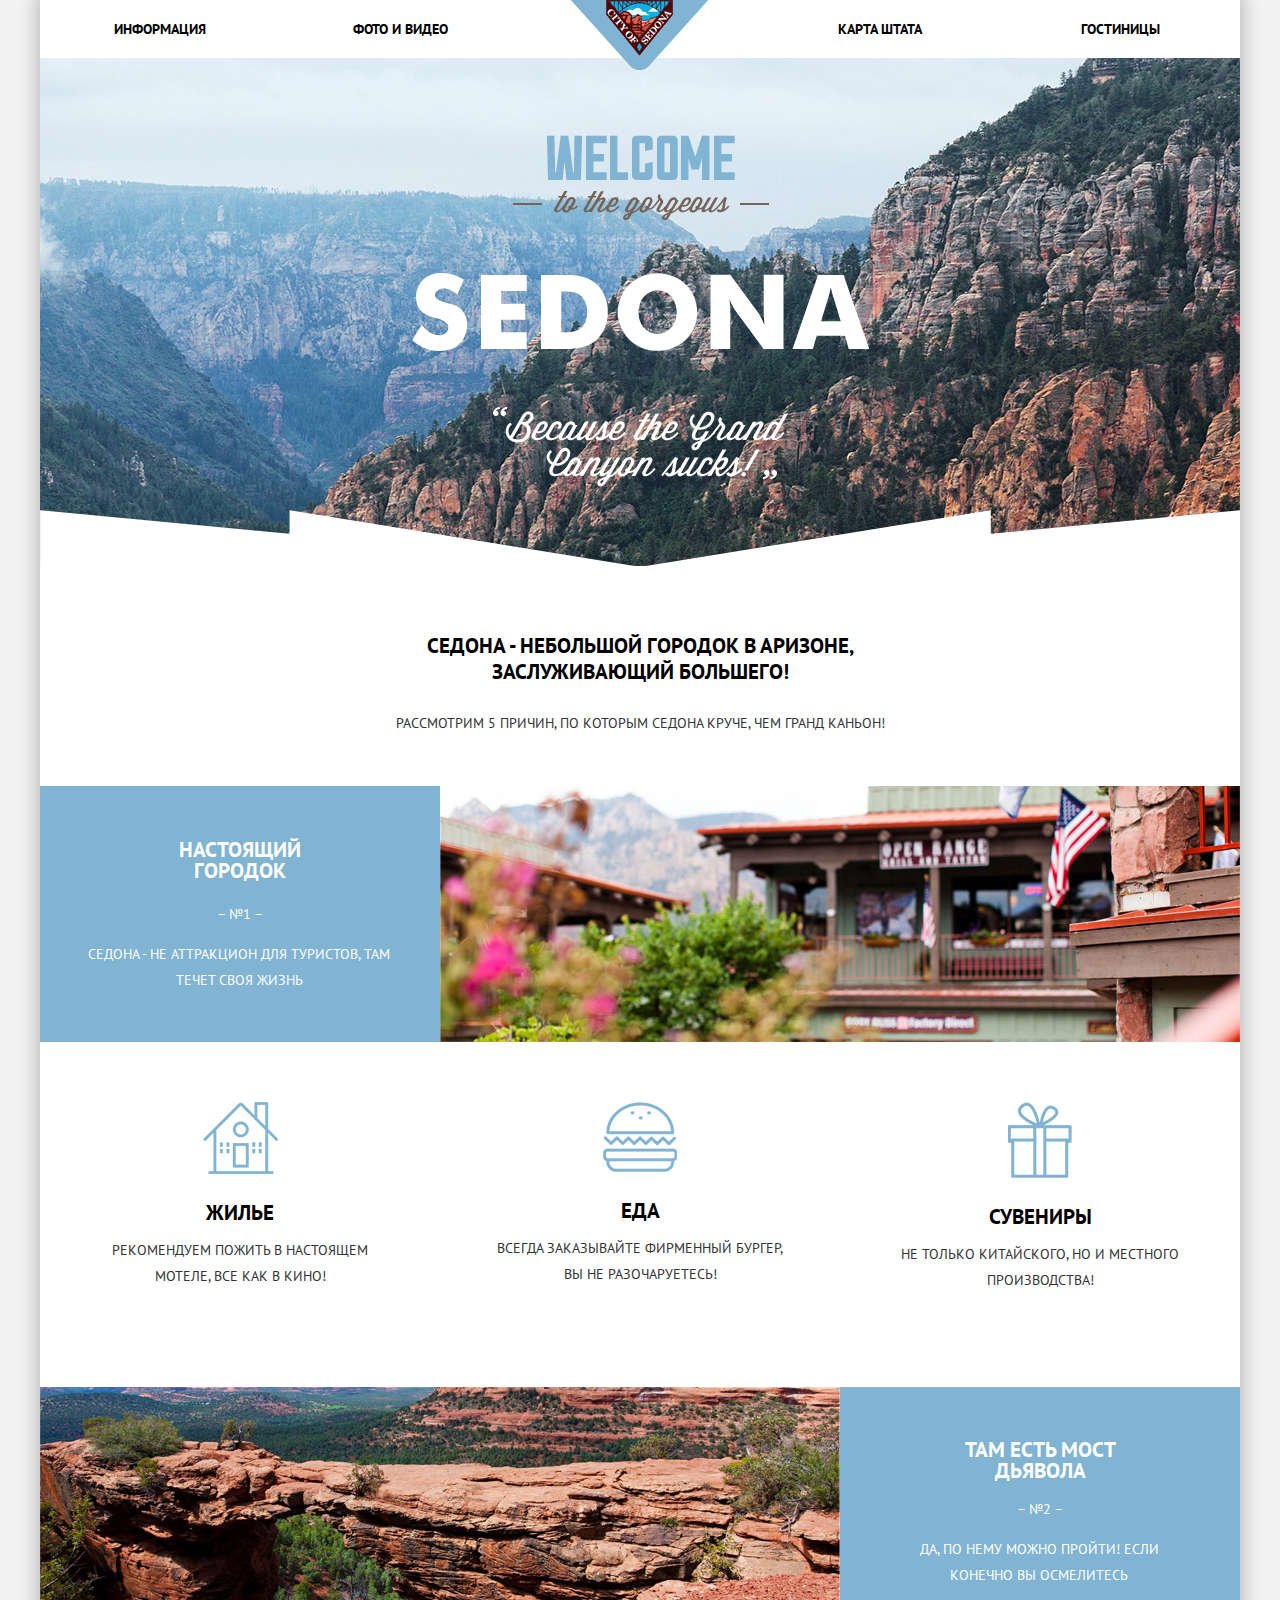
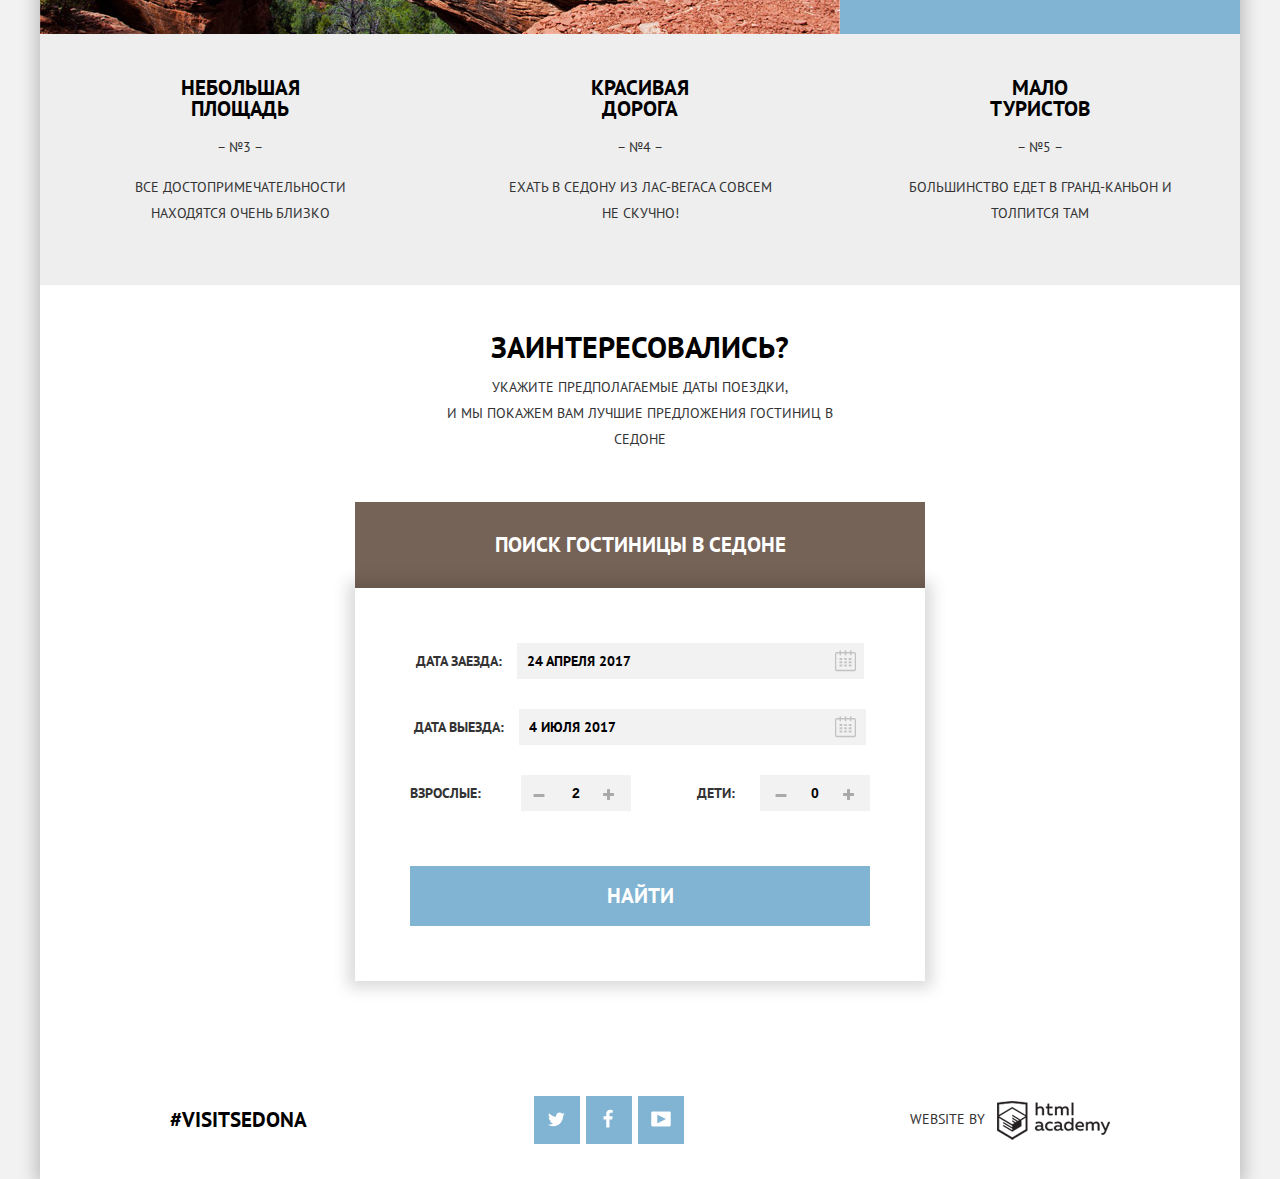
<file: index.html>
<!DOCTYPE html>
<html lang="ru">
<head>
    <meta charset="UTF-8">
    <title>Седона</title>
    <link rel="stylesheet" href=css/normalize.css>
    <link rel="stylesheet" href=css/min.style.css>
    <link href="https://fonts.googleapis.com/css?family=PT+Sans:400,700&amp;subset=cyrillic" rel="stylesheet">
</head>
<body>
    <div class="container-wrapper">
        <header class="main-header">
            <div class="main-header-layout container">
                <nav class="main-navigation">
                    <ul class="main-navigation-list">
                        <li><a href="#">Информация</a></li>
                        <li><a href="#">Фото и видео</a></li>
                        <li><a href="#">Карта штата</a></li>
                        <li><a href="hotels.html">Гостиницы</a></li>
                    </ul>
                    <a href="index.html" class="header-logo">
                        <img src="img/header-logo.png" alt="City of Sedona" width="138" height="70">
                    </a>
                </nav>
            </div>
        </header>
        <main class="container">
            <div class="main-background">
                <img src="img/main-background.jpg" alt="Welcome to the gorgeous Sedona!" class="sedona-logo" width="1200" height="508">
            <div class="background-writing">
                <img src="img/welcome-pic.png" alt="background-writing" width="458" height="352">
            </div>
            <div class="white-mask">
                <img src="img/white-mask.png" alt="white-mask" width="1200" height="57">
            </div>
            </div>
        
        
            <div class="promo-block">
                <h1 class="promo">Седона &#45; небольшой городок в Аризоне, заслуживающий большего!</h1>
                <p>Рассмотрим 5 причин, по которым Седона круче, чем Гранд Каньон!</p>
            </div>
            <div class="features-block">
                <section class="features-item">
                    <div class="features-text-first">
                        <h2 class="heading picture-heading">Настоящий городок</h2>
                        <span class="feature-number">– №1 –</span>
                        <p>Седона - не аттракцион для туристов, там течет своя жизнь</p>
                    </div>
                    <div class="features-image">
                        <img src="img/features-pic-1.jpg" alt="feature-first" width="800" height="256">
                    </div>
                </section>
                <section class="features-item">
                    <div class="picture-advantages">
                        <img src="img/house.png" alt="house" width="75" height="72">
                        <h2 class="heading">Жилье</h2>
                        <p>Рекомендуем пожить в настоящем мотеле, все как в кино!</p>
                    </div>
                    <div class="picture-advantages">
                        <img src="img/burger.png" alt="burger" width="74" height="70">
                        <h2 class="heading">Еда</h2>
                        <p>Всегда заказывайте фирменный бургер, вы не разочаруетесь!</p>
                    </div>
                    <div class="picture-advantages">
                        <img src="img/gifts.png" alt="gifts" width="64" height="76">
                        <h2 class="heading">Сувениры</h2>
                        <p>Не только китайского, но и местного производства!</p>
                    </div>
                </section>
                <section class="features-item-reverse">
                    <div class="features-text-second">
                        <h2 class="heading text-second-heading">Там есть мост дьявола</h2>
                        <span class="feature-number">– №2 –</span>
                        <p>Да, по нему можно пройти! Если конечно вы осмелитесь</p>
                    </div>
                    <div class="features-image">
                        <img src="img/features-pic-2.jpg" alt="feature-second" width="800" height="256">
                    </div>
                </section>
                <section class="features-item">
                    <div class="advantages">
                        <h2 class="heading advantages-heading">Небольшая площадь</h2>
                        <span class="feature-number">– №3 –</span>
                        <p>Все достопримечательности находятся очень близко</p>
                    </div>
                    <div class="advantages">
                        <h2 class="heading advantages-heading">Красивая дорога</h2>
                        <span class="feature-number">– №4 –</span>
                        <p>Ехать в Седону из Лас-Вегаса совсем не скучно!</p>
                    </div>
                    <div class="advantages">
                        <h2 class="heading advantages-heading">Мало  туристов</h2>
                        <span class="feature-number">– №5 –</span>
                        <p>Большинство едет в Гранд-Каньон и толпится там</p>
                    </div>
                </section>
            </div>
            <div class="our-location">
                <div class="find-us">
                    <h2 class="huge-promo">Заинтересовались?</h2>
                    <p>Укажите предполагаемые даты поездки,<br> и мы покажем вам лучшие предложения гостиниц в Седоне</p>  
                </div>
                    <a class="search-btn" href="#">Поиск гостиницы в седоне</a>
                <div class="search-window search-window-show">
                    <form action="search.html" method="post">
                        <div class="inner-block">
                            <div class="arrival-objects">
                            <div class="window-object">
                                <label class="arrival" for="arrival-date">Дата заезда:
                                    <a href="#" class="calendar"></a>
                                </label>
                                <input type="text" name="arrival-date" id="arrival-date" value="24 апреля 2017">
                            </div>
                            <div class="window-object">
                                <label class="leaving-date" for="leaving-date">Дата выезда:
                                    <a href="#" class="calendar"></a>
                                </label>
                            <input type="text" name="leaving-date" id="leaving-date" value="4 июля 2017">
                            </div>
                            </div>
                            <div class="number-of">
                                <div class="number-object">
                                    <label for="adult-number">Взрослые:</label>
                                    <a href="" class="minus-adults" onclick="event.preventDefault()"></a>
                                    <input type="text" name="adult-number" value="2" id="adult-number">
                                    <a href="" class="plus-adults" onclick="event.preventDefault()"></a>
                                </div>
                                <div class="number-object">
                                    <label for="children-number">Дети:</label>
                                    <a href="" class="minus-children" onclick="event.preventDefault()"></a>
                                    <input type="text" name="children-number" value="0" id="children-number">
                                    <a href="" class="plus-children" onclick="event.preventDefault()"></a>
                                </div>
                            </div>
                        </div>
                        <a class="find-hotel"><span class="opacity-text">Найти</span></a>
                    </form>
                </div>
                <div class="our-map">
                   <iframe src="https://www.google.com/maps/embed?pb=!1m18!1m12!1m3!1d104770.38018730543!2d-111.86517855273749!3d34.85435832354931!2m3!1f0!2f0!3f0!3m2!1i1024!2i768!4f13.1!3m3!1m2!1s0x872da132f942b00d%3A0x5548c523fa6c8efd!2z0KHQtdC00L7QvdCwLCDQkNGA0LjQt9C-0L3QsCA4NjMzNiwg0KHQqNCQ!5e0!3m2!1sru!2sru!4v1487267155245" width="1200" height="465" style="border:0" allowfullscreen></iframe>
                </div>
            </div>
        </main>
        <footer class="main-footer container">
            <div class="main-footer-layout">
                <section class="our-hashtag">
                    <a href="">#VisitSedona</a>
                </section>
                <section class="social-networks">   
                    <a href="#" class="social-btn social-btn-tw">Твиттер</a>
                    <a href="#" class="social-btn social-btn-fb">Фэйсбук</a>
                    <a href="#" class="social-btn social-btn-youtube">Youtube</a>
                </section>
               <section class="copyright">
                    <span>Website by</span>
                    <a href="#"></a>
                </section>
            </div>
        </footer>
        </div>
        <script src="js/min.script.js">
        </script>
</body>
</html>
</file>
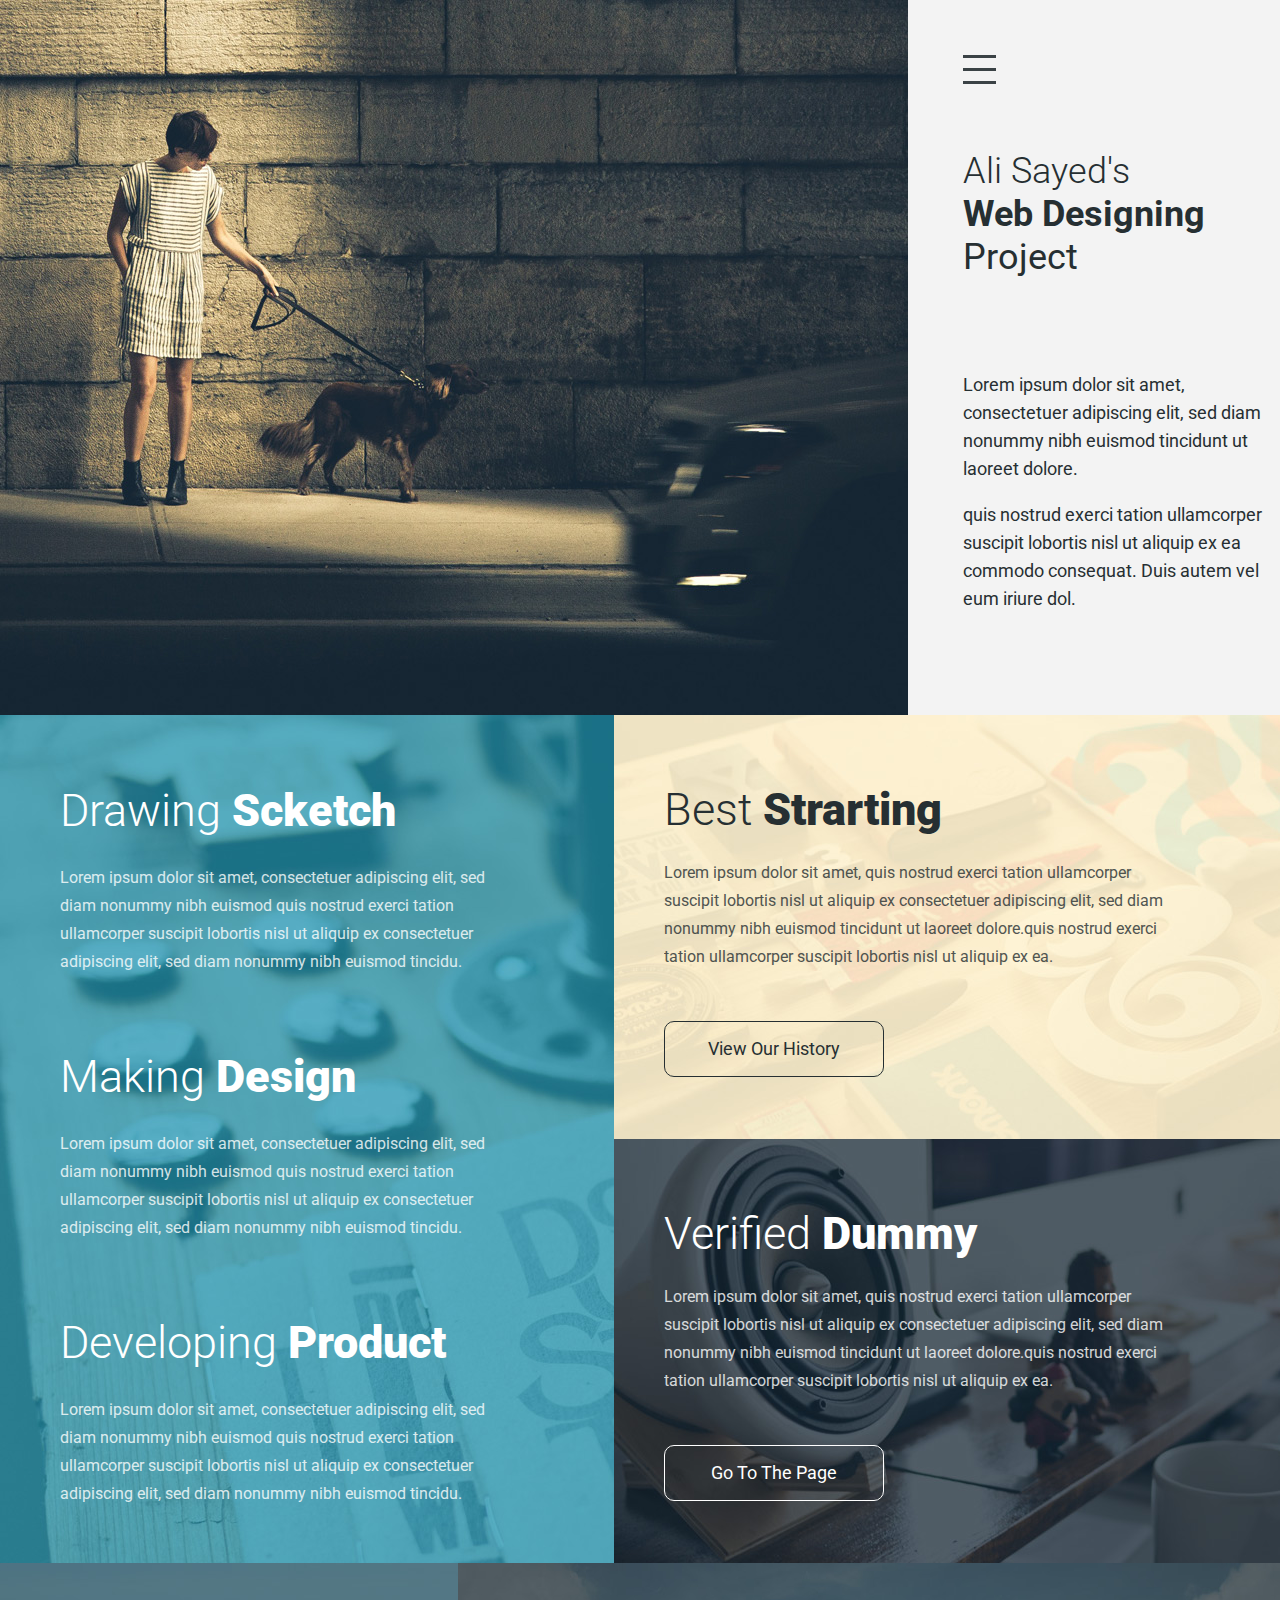
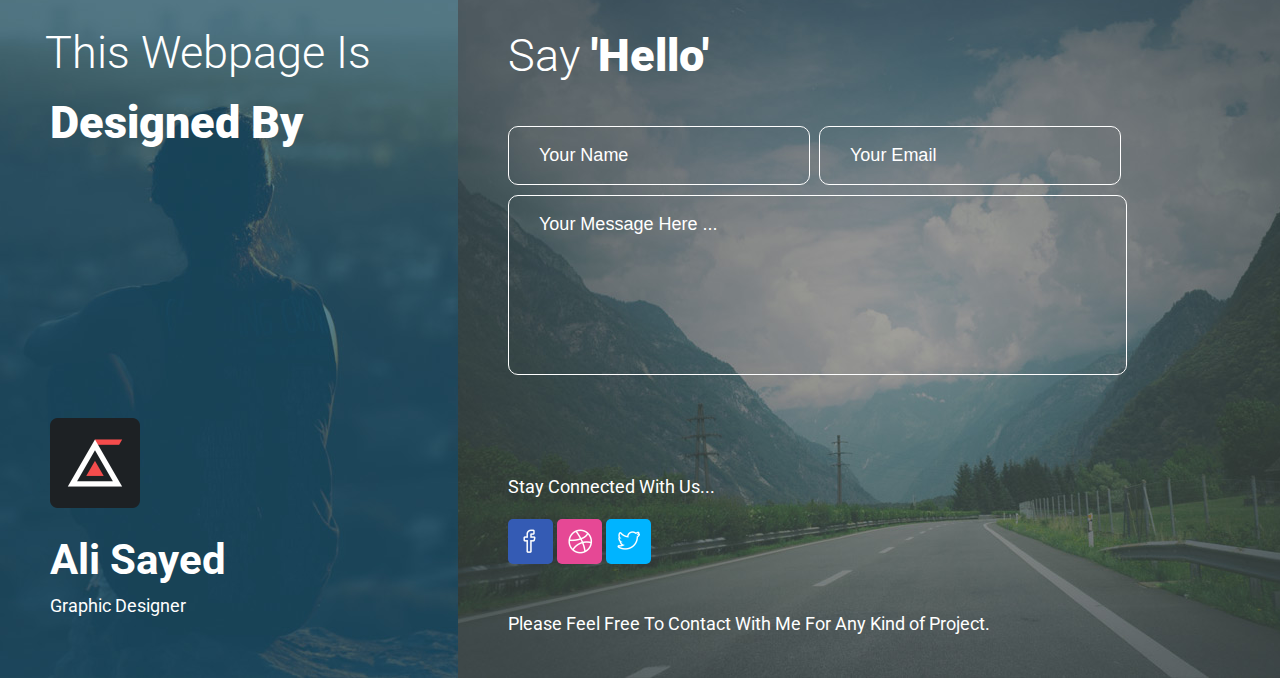
<file: alisayed/index.html>
<!DOCTYPE html>
<html lang="en">
<head>
    <meta charset="UTF-8">
    <title>Alisayed</title>
    <link rel="stylesheet" href="style/normalize.css">
    <link rel="stylesheet" href="style/style.css">
    <link href="https://fonts.googleapis.com/css?family=Roboto:300,400,700,900" rel="stylesheet">
</head>
<body>
    <div class="container">
        <header class="main-header">
            <section class="main-picture">
            </section>
            <article class="about-me">
                <img src="img/decorative-1.png" alt="decorative element">
                <h1 class="main-title"><span class="light">Ali Sayed's</span> <span class="bold">Web Designing</span> Project</h1>
                <p>Lorem ipsum dolor sit amet, consectetuer adipiscing elit, sed diam nonummy nibh euismod tincidunt ut laoreet dolore.</p>
                <p>quis nostrud exerci tation ullamcorper suscipit lobortis nisl ut aliquip ex ea commodo consequat. Duis autem vel eum iriure dol.</p>
            </article>
        </header>
        <main class="index-main">
            <section class="our-services">
                <div class="main-service-block">
                <div class="service-block">
                    <h2><span class="light">Drawing</span> <span class="bold-max">Scketch</span></h2>
                    <p>Lorem ipsum dolor sit amet, consectetuer adipiscing elit, sed diam nonummy nibh euismod quis nostrud exerci tation ullamcorper suscipit lobortis nisl ut aliquip ex consectetuer adipiscing elit, sed diam nonummy nibh euismod tincidu.</p>
                </div>
                <div class="service-block">
                    <h2><span class="light">Making</span> <span class="bold-max">Design</span></h2>
                    <p>Lorem ipsum dolor sit amet, consectetuer adipiscing elit, sed diam nonummy nibh euismod quis nostrud exerci tation ullamcorper suscipit lobortis nisl ut aliquip ex consectetuer adipiscing elit, sed diam nonummy nibh euismod tincidu.</p>
                </div>
                <div class="service-block">
                    <h2><span class="light">Developing</span> <span class="bold-max">Product</span></h2>
                    <p>Lorem ipsum dolor sit amet, consectetuer adipiscing elit, sed diam nonummy nibh euismod quis nostrud exerci tation ullamcorper suscipit lobortis nisl ut aliquip ex consectetuer adipiscing elit, sed diam nonummy nibh euismod tincidu.</p>
                </div>
                </div>
            </section>
            <div class="features-block">
                <section class="our-features">
                    <div class="features-item">
                        <h2><span class="light">Best</span> <span class="bold-max">Strarting</span></h2>
                        <p>Lorem ipsum dolor sit amet, quis nostrud exerci tation ullamcorper suscipit lobortis nisl ut aliquip ex  consectetuer adipiscing elit, sed diam nonummy nibh euismod tincidunt ut laoreet dolore.quis nostrud exerci tation ullamcorper suscipit lobortis nisl ut aliquip ex ea.</p>
                        <a href="#" class="btn">View our history</a>
                    </div>
                </section>
                <section class="our-features-second">
                    <div class="features-item">
                        <h2><span class="light">Verified</span> <span class="bold-max">Dummy</span></h2>
                        <p>Lorem ipsum dolor sit amet, quis nostrud exerci tation ullamcorper suscipit lobortis nisl ut aliquip ex  consectetuer adipiscing elit, sed diam nonummy nibh euismod tincidunt ut laoreet dolore.quis nostrud exerci tation ullamcorper suscipit lobortis nisl ut aliquip ex ea.</p>
                        <a href="#" class="btn btn-white">Go To The Page</a>
                    </div>
                </section>
            </div>
        </main>
        <footer class="main-footer">
            <article class="social-block">
                <div class="social-footer-block">
                    <div class="designed-by">
                        <span class="light-footer">This Webpage Is</span> 
                        <span class="bold-footer">Designed By</span> 
                    </div>
                    <div class="author-block">
                        <a href="" class="alisayed"><img src="img/decorative-2.png" alt=""></a>
                        <h3>Ali Sayed</h3>
                        <p>Graphic Designer</p>
                    </div>
                </div>
            </article>
            <section class="contact-us">
                <div class="write-us">
                    <h2><span class="light">Say</span> <span class="bold-max">'Hello'</span></h2>
                    <form action="https://nowhere.com" method="get">
                        <input type="text" placeholder="Your Name" class="contact-field">
                        <input type="email" placeholder="Your Email" class="contact-field contact-field-second">            
                        <textarea name="" id="" cols="30" rows="7" class="comment-field" placeholder="Your Message Here ..."></textarea>
                    </form>
                </div>
                <div class="social-networks">
                    <p>Stay Connected With Us...</p>
                    <a href="#" class="social-btn social-f"></a>
                    <a href="#" class="social-btn social-dr"></a>
                    <a href="#" class="social-btn social-tw"></a>
                    <p>Please Feel Free To Contact With Me For Any Kind of Project.</p>
                </div>
            </section>
        </footer>
    </div>
</body>
</html>
</file>
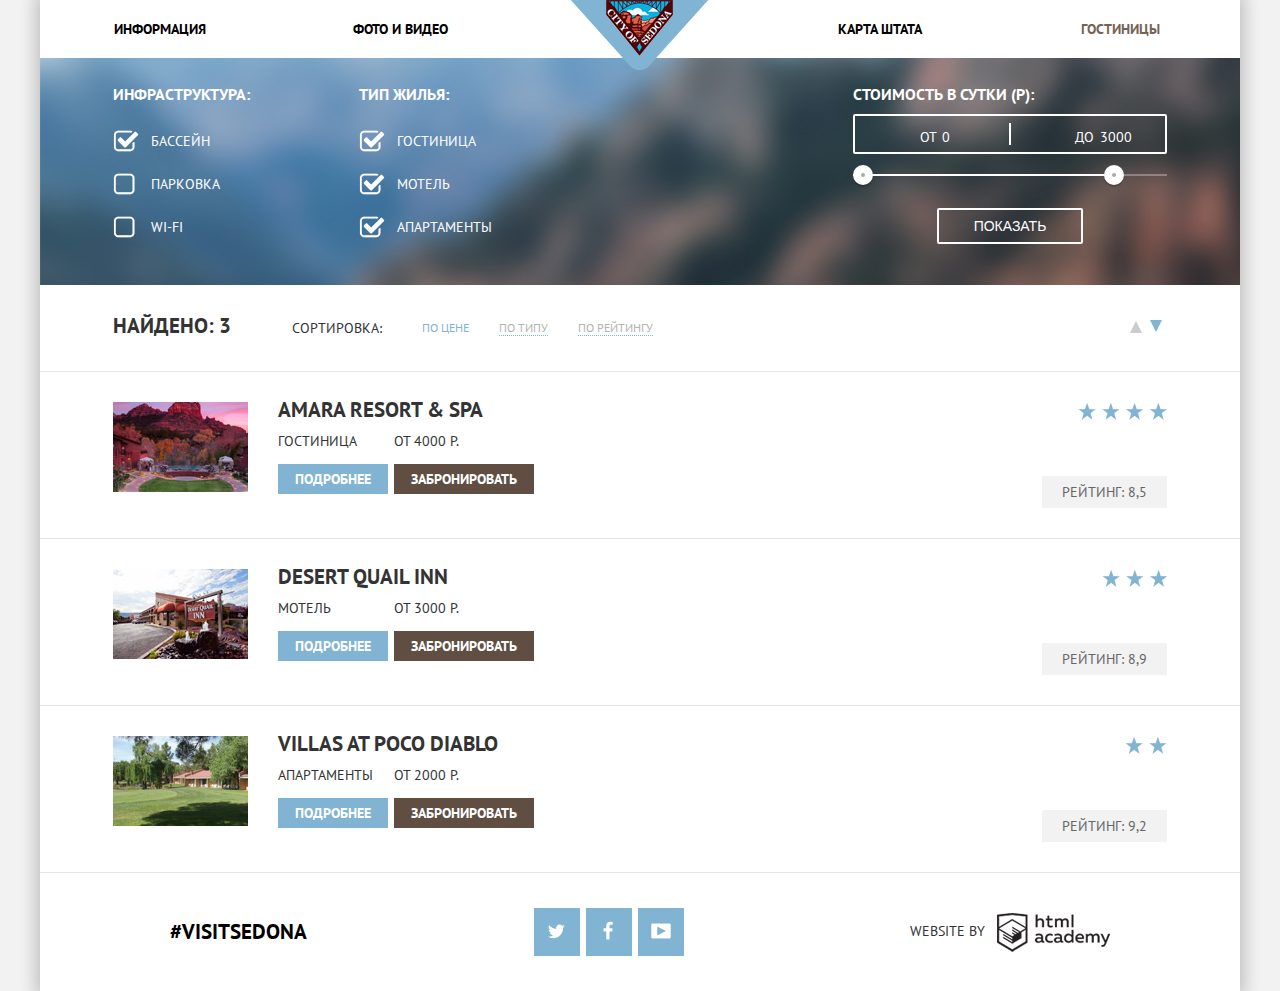
<file: hotels.html>
<!DOCTYPE html>
<html lang="ru">
<head>
    <meta charset="UTF-8">
    <title>Отели Седоны</title>
    <link rel="stylesheet" href="css/min.style.css">
    <link rel="stylesheet" href=css/normalize.css>
     <link href="https://fonts.googleapis.com/css?family=PT+Sans:400,700&amp;subset=cyrillic" rel="stylesheet">
</head>
<body>
    <div class="container-wrapper">
        <header class="main-header">
            <div class="main-header-layout container">
                <nav class="main-navigation">
                    <ul class="main-navigation-list">
                        <li><a href="#">Информация</a></li>
                        <li><a href="#">Фото и видео</a></li>
                        <li><a href="#">Карта штата</a></li>
                        <li class="menu-active">Гостиницы</li>
                    </ul>
                    <a href="index.html" class="header-logo">
                	    <img src="img/header-logo.png" alt="City of Sedona" width="138" height="70">
                    </a>
                </nav>
            </div>
        </header>
        <main class="container">
            <form action="hotel-filter.html" method="post">
                <div class="search-filter">
                    <div class="infrastructure-block">
                        <span class="filter-heading">Инфраструктура:</span>  <br>
                        <input type="checkbox" name="infrastructure1" id="pool" checked> 
                        <label for="pool">Бассейн</label> <br>
                         <input type="checkbox" name="infrastructure2" id="parking">
                        <label for="parking">Парковка</label> <br>
                         <input type="checkbox" name="infrastructure3" id="wifi">
                        <label for="wifi">Wi-fi</label>
                    </div>
                    <div class="house-block">
                        <span class="filter-heading">Тип жилья:</span> <br>
                        <input type="checkbox" name="place1" id="hotel" checked>
                        <label for="hotel">Гостиница</label> <br>
                        <input type="checkbox" name="place2" id="motel" checked>
                        <label for="motel">Мотель</label> <br>
                        <input type="checkbox" name="place3" id="apartments" checked>
                        <label for="apartments">Апартаменты</label>
                    </div>
                    <div class="price-filter">
                        <div class="price-filter-title">Стоимость в сутки (р):</div>
                        <div class="price-controls">
                            <label class="min-price">от <input type="text" name="min-price" value="0"></label>
                            <label class="max-price">до <input type="text" name="max-price" value="3000"></label>
                        </div>
                        <div class="range-controls">
                            <div class="scale">
                                <div class="bar"></div>
                            </div>
                            <div class="range-toggle range-toggle-min"></div>
                            <div class="range-toggle range-toggle-max"></div>
                        </div>
                        <button class="btn-transparent" type="submit">Показать</button>
                    </div>
                </div>
            </form>
            <div class="assortment-top">
                <div class="assortment-heading">
                    <span class="heading">Найдено: 3</span>
                </div>
                <div class="assortment">
                    <span class="sortment">Сортировка:</span>
                    <ul>
                        <li>По цене</li>
                        <li><a href="#">По типу</a></li>
                        <li><a href="#">По рейтингу</a></li>
                    </ul>
                </div>
                <div class="assortment-arrows">
                    <button class="arrow-sort-asc"></button>
                    <button class="arrow-sort-desc"></button>
                </div>
            </div>
            <div class="filtered-items">
                <div class="filtered-item">
                    <div class="place-picture">
                        <img src="img/amara-resort.jpg" alt="Amara resort" width="135" height="90">
                    </div>
                    <div class="place-description">
                        <span class="place-heading">Amara resort &amp; SPA</span>
                        <div class="place-block">
                            <div class="left-block">
                                <span>Гостиница</span>
                                <a href="#" class="btn-detail"><span class="opacity-text">Подробнее</span></a>
                            </div>
                            <div class="right-block">
                                <span>От 4000 р.</span>
                                <a href="#" class="btn-order"><span class="opacity-text">Забронировать</span></a>
                            </div>
                        </div>
                    </div>
                    <div class="rating">
                        <img src="img/four-stars.png" alt="rating star" width="89" height="17"><br>
                        <span>Рейтинг: 8,5</span>
                    </div>
                </div>
                <div class="filtered-item">
                    <div class="place-picture">
                        <img src="img/desert-qual.jpg" alt="Desert Qual Inn" width="135" height="90">
                    </div>
                    <div class="place-description">
                        <span class="place-heading">Desert Quail Inn</span>
                        <div class="place-block">
                            <div class="left-block">
                                <span>Мотель</span>
                                <a href="#" class="btn-detail"><span class="opacity-text">Подробнее</span></a>
                            </div>
                            <div class="right-block">
                                <span>От 3000 р.</span>
                                <a href="#" class="btn-order"><span class="opacity-text">Забронировать</span></a>
                            </div>
                        </div>
                    </div>
                    <div class="rating">
                        <img src="img/three-stars.png" alt="rating star" width="65" height="17"><br>
                        <span>Рейтинг: 8,9</span>
                    </div>
                </div>
                <div class="filtered-item">
                    <div class="place-picture">
                        <img src="img/poco-diablo.jpg" alt="Villas at Poco Diablo" width="135" height="90">
                    </div>
                    <div class="place-description">
                        <span class="place-heading">Villas at Poco Diablo</span>
                        <div class="place-block">
                           <div class="left-block">
                                <span>Апартаменты</span>
                                <a href="#" class="btn-detail"><span class="opacity-text">Подробнее</span></a>
                            </div>
                            <div class="right-block">
                                <span>От 2000 р.</span>
                                <a href="#" class="btn-order"><span class="opacity-text">Забронировать</span></a>
                            </div>
                        </div>
                    </div>
                    <div class="rating">
                        <img src="img/two-stars.png" alt="rating star" width="42" height="17"><br>
                        <span>Рейтинг: 9,2</span>
                    </div>
                </div>
            </div>
        </main>
        <footer class="main-footer container">
            <div class="main-footer-layout">
                <section class="our-hashtag">
                    <a href="#">#VisitSedona</a>
                </section>
                <section class="social-networks">   
                    <a href="" class="social-btn social-btn-tw">Твиттер</a>
                    <a href="" class="social-btn social-btn-fb">Фэйсбук</a>
                    <a href="" class="social-btn social-btn-youtube">Youtube</a>
                </section>
                <section class="copyright">
                    <span>Website by</span>
                    <a href="#"></a>
                </section>
            </div>
        </footer>
        </div>
</body>
</html>
</file>
<file: alisayed/style/style.css>
body {
    font-family: 'Roboto', sans-serif;
    font-size: 18px;
    line-height: 28px;
    color: #262f32;
}

h1 {
    font-weight: 400;
}

.container {
    width: 1366px;
    margin: 0 auto;
}

.main-header {
    display: -webkit-box;
    display: -ms-flexbox;
    display: flex;
    -webkit-box-orient: horizontal;
    -webkit-box-direction: normal;
        -ms-flex-direction: row;
            flex-direction: row;
}

.main-picture {
    width: 908px;
    height: 715px;
    background: url(../img/main-image.jpg) no-repeat;
}

.about-me {
    width: 323px;
    padding: 55px 80px 0 55px;
    background-color: #f3f3f3;
}

.main-title {
    margin-top: 65px;
    margin-bottom: 100px;
    width: 260px;
}

.light {
    display: inline-block;
    font-weight: 300;
}

.main-title .light {
    margin-bottom: 15px;
}

.bold {
    display: inline-block;
    margin-bottom: 15px;
    font-weight: 700;
}

.bold-max {
    font-weight: 900;
}

.index-main {
    display: -webkit-box;
    display: -ms-flexbox;
    display: flex;
    -webkit-box-orient: horizontal;
    -webkit-box-direction: normal;
        -ms-flex-direction: row;
            flex-direction: row;
}

.our-services {
    display: -webkit-box;
    display: -ms-flexbox;
    display: flex;
    -webkit-box-orient: horizontal;
    -webkit-box-direction: normal;
        -ms-flex-direction: row;
            flex-direction: row;
    width: 614px;
    color: #fff;
    background: url(../img/background-2.jpg) no-repeat;
}

.our-services h2, .our-features h2,
.our-features-second h2 {
    font-size: 45px;
    line-height: 66px;
    margin: 0;
}

.service-block h2 {
    margin-bottom: 20px;
}

.service-block {
    width: 455px;
    min-height: 240px;
}

.main-service-block {
    min-height: 720px;
    margin-top: 50px;
    margin-left: 60px;
    display: -webkit-box;
    display: -ms-flexbox;
    display: flex;
    -webkit-box-orient: vertical;
    -webkit-box-direction: normal;
        -ms-flex-direction: column;
            flex-direction: column;
    -ms-flex-pack: distribute;
        justify-content: space-around;
}

.our-services p {
    width: 450px;
    font-size: 15.57px;
    opacity: 0.8;
    margin: 0;
}

.features-block {
    display: -webkit-box;
    display: -ms-flexbox;
    display: flex;
    -webkit-box-orient: vertical;
    -webkit-box-direction: normal;
        -ms-flex-direction: column;
            flex-direction: column;
    width: 752px;
/*    min-height: 853px;*/
}

.our-features {
    width: 752px;
    min-height: 424px;
    display: -webkit-box;
    display: -ms-flexbox;
    display: flex;
    -webkit-box-orient: vertical;
    -webkit-box-direction: normal;
        -ms-flex-direction: column;
            flex-direction: column;
    -webkit-box-pack: center;
        -ms-flex-pack: center;
            justify-content: center;
    background: url(../img/background-3.jpg) no-repeat;
}

.features-item {
    display: -webkit-box;
    display: -ms-flexbox;
    display: flex;
    -webkit-box-orient: vertical;
    -webkit-box-direction: normal;
        -ms-flex-direction: column;
            flex-direction: column;
    min-height: 298px;
    width: 540px;
    margin-left: 50px;
}

.our-features p {
    width: 515px;
    margin-bottom: 50px;
    font-size: 15.57px;
    opacity: 0.8;
}

.btn {
    display: inline-block;
    padding: 13px 40px;
    width: 138px;
    border: 1px solid #262f32;
    border-radius: 10px;
    text-decoration: none;
    text-transform: capitalize;
    text-align: center;
    color: #262f32;
}

.btn:hover {
    opacity: 0.7;
}

.btn-white {
    color: #fff;
    border-color: #fff;
}

.our-features-second {
    display: -webkit-box;
    display: -ms-flexbox;
    display: flex;
    width: 752px;
    min-height: 424px;
    -webkit-box-orient: vertical;
    -webkit-box-direction: normal;
        -ms-flex-direction: column;
            flex-direction: column;
    -webkit-box-pack: center;
        -ms-flex-pack: center;
            justify-content: center;
    background: url(../img/background-4.jpg) no-repeat;
    color: #fff;
}

.our-features-second p {
    width: 515px;
    margin-bottom: 50px;
    font-size: 15.57px;
    opacity: 0.8;
}

.main-footer {
    display: -webkit-box;
    display: -ms-flexbox;
    display: flex;
    -webkit-box-orient: horizontal;
    -webkit-box-direction: normal;
        -ms-flex-direction: row;
            flex-direction: row;
}

.social-block {
    display: -webkit-box;
    display: -ms-flexbox;
    display: flex;
    -webkit-box-orient: horizontal;
    -webkit-box-direction: normal;
        -ms-flex-direction: row;
            flex-direction: row;
    width: 458px;
    background: url(../img/background-5.jpg) no-repeat;
    color: #fff;
}

.social-footer-block {
    display: -webkit-box;
    display: -ms-flexbox;
    display: flex;
    -webkit-box-orient: vertical;
    -webkit-box-direction: normal;
        -ms-flex-direction: column;
            flex-direction: column;
    -webkit-box-pack: justify;
        -ms-flex-pack: justify;
            justify-content: space-between; 
}

.designed-by {
    width: 350px;
    margin-top: 65px;
}

.author-block {
   margin-bottom: 40px;
}


.alisayed {
    display: block;
    margin-bottom: 30px;
}


.light-footer {
    display: inline-block;
    width: 350px;
    margin-left: 45px;
    margin-bottom: 20px;
    font-weight: 300;
    font-size: 45px;
    line-height: 50px;
}

.bold-footer {
    display: inline-block;
    width: 350px;
    margin-left: 50px;
    font-weight: 900;
    font-size: 45px;
    line-height: 50px;
}

.alisayed {
    margin-left: 50px;
}

.social-block h3 {
    margin: 0;
    margin-left: 50px;
    font-weight: 700;
    font-size: 42px;
}

.social-block p {
    margin-left: 50px;
}

.contact-us {
    min-height: 715px;
    width: 908px;
    background: url(../img/background-6.jpg) no-repeat;
}

.write-us {
    width: 680px;
    margin-bottom: 90px;
    color: #fff;
}

.write-us h2 {
    margin-left: 50px;
    margin-top: 60px;
    font-size: 45px;
    line-height: 66px;
}

.contact-field {
    width: 270px;
    padding: 18px 0 18px 30px;
    margin-left: 50px;  
    border: 1px solid #fff;
    border-radius: 10px;
    background: transparent;
    outline: none;
    color: #fff;
}

.contact-field-second {
    margin-left: 5px;
}

input[type="text"]::-webkit-input-placeholder, 
input[type="email"]::-webkit-input-placeholder,
textarea::-webkit-input-placeholder {
    color: #fff;
}

.comment-field {
    width: 587px;
    height: 160px;
    margin-left: 50px;
    margin-top: 10px;
    padding: 18px 0 0 30px;
    border: 1px solid #fff;
    border-radius: 10px;
    background: transparent;
    outline: none;
    color: #fff;
     resize: none;
}

.social-networks {
    margin-top: 70px;
    margin-left: 50px;
    color: #fff;
}

.social-networks p:last-child {
    margin-bottom: 0;
}

.social-btn {
    display: inline-block;
    width: 45px;
    height: 45px;
    margin-bottom: 20px;
    border-radius: 5px;
    background: url(../img/social-sprite.png) no-repeat;
}

.social-f {
    background-position: 5px -45px;
    background-color: #345bb4;
}

.social-dr {
    background-position: 1px 0px;
    background-color: #e64895;
}

.social-tw {
    background-position: 1px -87px;
    background-color: #00b4ff;
}
</file>
<file: css/min.style.css>
body{background:#f2f2f2;font-family:"PT Sans", "Arial", sans-serif;font-size:14px;line-height:26px;color:#333333;font-weight:400;text-transform:uppercase}h1{font-family:"PT Sans", "Arial", sans-serif;font-size:21px;line-height:26px;color:#000000;font-weight:700}h2{font-family:"PT Sans", "Arial", sans-serif;font-size:16px;line-height:21px;color:#000000;font-weight:700}.container-wrapper{width:1200px;margin:0px auto;box-shadow:0 0 15px 5px rgba(0,1,1,0.2)}.container{width:1200px;margin:0 auto;background:#fff}button,button:active,button:focus{outline:none}.main-header-layout{display:flex;flex-direction:row;justify-content:space-between}.main-navigation{display:flex;position:relative;width:100%}.main-navigation-list a,.menu-active{display:block;padding-top:16px;padding-bottom:16px;font-size:14px;line-height:26px;font-weight:700;color:#000;text-decoration:none}.main-navigation li:last-child{color:#766357}.main-navigation a:hover{color:#81b3d2}.main-navigation a:active{color:#b2b2b2}.main-navigation ul{display:flex;justify-content:space-between;width:100%;margin:0;padding:0;list-style:none;font-size:0}.main-navigation li{display:inline-block;vertical-align:top;width:20%;font-size:14px;line-height:26px;text-align:center}.main-navigation li:nth-child(3){margin-left:20%}.header-logo{display:block;width:138px;height:70px;position:absolute;z-index:1;left:50%;margin-left:-69px}.main-background{position:relative}.background-writing{position:absolute;top:77px;right:370px}.white-mask{position:absolute;top:452px}.promo-block{background-color:#fff;padding:45px 305px 50px 305px;text-align:center}.promo-block h1{font-size:21px;line-height:26px;font-weight:700}.promo-block p{margin:0;margin-top:25px}.features-item{display:flex;justify-content:space-between;background-color:#ffffff}.heading{font-size:21px;line-height:21px;font-weight:700;margin:0}.features-text-first{display:flex;flex-direction:column;width:400px;text-align:center;color:#fff;background-color:#81b3d2}.picture-heading{padding-top:53px;padding-bottom:20px;margin:0 auto;color:#fff}.picture-heading,.advantages-heading{width:130px}.text-second-heading{width:151px;margin:0 auto;padding-top:52px;padding-bottom:15px;color:#fff}.features-text-first p,.features-text-second p{padding-left:48px;padding-right:50px}.features-image{display:flex;flex-direction:column;width:800px}.features-text-second{display:flex;flex-direction:column;width:400px;text-align:center;color:#fff;background-color:#81b3d2}.features-item-reverse{display:flex;flex-direction:row-reverse;justify-content:space-between;height:247px}.advantages{display:flex;flex-direction:column;width:400px;text-align:center;align-items:center;background-color:#eeeeee}.advantages-heading{padding-top:43px;padding-bottom:15px}.advantages p{width:280px;padding-bottom:45px}.picture-advantages{display:flex;flex-direction:column;width:400px;text-align:center;align-items:center}.picture-advantages img{margin-bottom:28px;padding-top:60px}.picture-advantages p{width:300px;padding:0 50px 80px 50px}.find-us{text-align:center;background-color:#fff;padding-top:50px}.find-us h2{font-size:30px;line-height:24px;font-weight:700;margin:0}.find-us p{width:438px;margin:0 auto;margin-top:15px;margin-bottom:50px}.search-btn{display:block;width:570px;margin:0 auto;padding:30px 0;text-decoration:none;text-align:center;color:#ffffff;background-color:#766357;font-size:21px;line-height:26px;font-weight:700}.our-location{position:relative}.search-window{display:none;flex-direction:column;width:570px;margin:0 auto;font-size:14px;line-height:26px;font-weight:700;text-transform:uppercase;background:#fff;box-shadow:0px 0px 15px 7px rgba(0, 1, 1, 0.15)}.search-window-show{display:block;display:flex;position:absolute;left:315px}.inner-block{display:flex;flex-direction:column;width:460px;margin:55px}.window-object{display:flex;justify-content:center;align-items:center;width:460px;position:relative;margin-bottom:30px}.window-object input{width:327px;padding:10px;margin-left:15px;background:#f2f2f2;border:none;font-family:"PT Sans", "Arial", sans-serif;font-weight:700;text-transform:uppercase}.window-object input:hover{background-color:#ebebeb}.window-object input:focus{background-color:#ffffff}.calendar{position:absolute;left:425px;top:7px;display:inline-block;vertical-align:top;width:21px;height:22px;background:#f2f2f2 url("../img/modal-sprite.png") no-repeat center;background-position:-10px -94px}.calendar:hover{background-position:-10px -52px}.calendar:active{background-position:-10px -10px}.number-of{display:flex;flex-direction:row;justify-content:space-between}.number-object{display:flex;flex-direction:row;align-items:center}.number-object input{width:110px;padding:10px 0;margin-left:40px;font-weight:700;border:none;text-align:center;background-color:#f2f2f2}.number-object input[name="children-number"]{margin-left:25px}.minus-children,.minus-adults{position:absolute;width:22px;height:22px;display:inline-block;vertical-align:top;background:url("../img/amount-sprite.png") no-repeat center;background-position:-5px 0px}.minus-children:hover,.minus-adults:hover{background-position:-5px -46px}.minus-children:active,.minus-adults:active{background-position:-5px -23px}.minus-adults{left:173px;bottom:175px}.minus-children{left:415px;bottom:175px}.plus-children,.plus-adults{position:absolute;width:22px;height:22px;display:inline-block;vertical-align:top;background:url("../img/amount-sprite.png") no-repeat center;background-position:-5px -74px}.plus-children:hover,.plus-adults:hover{background-position:-5px -136px}.plus-children:active,.plus-adults:active{background-position:-5px -105px}.plus-adults{right:305px;bottom:175px}.plus-children{right:65px;bottom:175px}.find-hotel{display:inline-block;vertical-align:top;width:460px;margin-left:55px;margin-bottom:55px;border:none;cursor:pointer;padding-top:17px;padding-bottom:17px;background-color:#81b3d2;text-align:center;font-size:21px;line-height:26px;text-transform:uppercase;color:#fff}.find-hotel:hover{background-color:#669ec0}.find-hotel:active{background-color:#5496bd}.main-footer-layout{display:flex;flex-direction:row;justify-content:space-between;align-items:center;padding:35px 130px}.our-hashtag{display:inline-block;vertical-align:top;font-size:21px;line-height:26px;font-weight:700}.our-hashtag a{text-decoration:none;color:#000}.social-networks{text-align:center}.social-btn{display:inline-block;vertical-align:top;width:46px;height:48px;margin:0px 1px;background:#81b3d2 url("../img/social-icons.png") no-repeat center;font-size:0;text-decoration:none}.social-btn:hover{background-color:#669ec0}.social-btn-tw{background-position:4px -72px}.social-btn-fb{background-position:7px 3px}.social-btn-youtube{background-position:3px -143px}.social-btn-tw:active{background-position:4px -108px}.social-btn-fb:active{background-position:7px -36px}.social-btn-youtube:active{background-position:3px -180px}.copyright span{font-size:14px;line-height:26px}.copyright a{display:inline-block;vertical-align:middle;font-size:0;background:url("../img/academy-sprite.png") -10px -128px no-repeat;width:113px;height:39px;margin-left:8px}.copyright a:hover{background-position:-10px -69px}.copyright a:active{background-position:-10px -10px}.infrastructure-block{width:240px}.house-block{width:288px;margin-right:200px}.price-filter{color:#ffffff;text-transform:uppercase}.price-filter-title{margin-bottom:9px;font-weight:600;font-size:16px;line-height:21px}.price-controls{position:relative;height:36px;margin-bottom:20px;font-size:0;border:2px solid #ffffff;border-radius:2px}.price-controls::after{content:"";position:absolute;top:50%;left:50%;width:2px;height:22px;background:#ffffff;transform:translate(-50%, -50%)}.price-controls label{display:inline-block;vertical-align:top;font-size:14px;line-height:38px;cursor:pointer}.price-controls .min-price,.price-controls .max-price{width:90px;padding-left:65px}.price-controls input{width:50px;height:40px;margin:0;color:inherit;font:inherit;background:none;border:none}.range-controls{position:relative;margin-bottom:32px}.range-controls .scale{height:2px;background:rgba(255, 255, 255, 0.3)}.range-controls .bar{width:80%;height:2px;background:#ffffff}.range-toggle{position:absolute;top:-9px;width:4px;height:4px;background:#ababab;border:8px solid #ffffff;border-radius:50%;box-shadow:0 2px 1px 0 rgba(0, 1, 1, 0.2);cursor:pointer}.range-toggle:hover{background:#1c4f80}.range-toggle-min{left:0}.range-toggle-max{left:80%}.btn-transparent{display:block;margin:0 auto;padding:6px 35px;font-size:14px;line-height:20px;color:#ffffff;text-transform:uppercase;background:transparent;border:2px solid #ffffff;border-radius:2px;cursor:pointer}.btn-transparent:hover{color:#000000;background:#ffffff}.search-filter{display:flex;flex-direction:row;justify-content:space-between;padding:26px 73px;background:#467ba5 url("../img/background-filter-2.jpg");background-size:cover}.filter-heading{display:inline-block;vertical-align:top;margin-bottom:25px;font-size:16px;line-height:21px;font-weight:700;color:#fff}input[type="checkbox"]{display:none}input[type="checkbox"] + label{position:relative;display:inline-block;vertical-align:top;padding-left:38px;line-height:23px;color:#fff;margin-bottom:20px}input[type="checkbox"] + label::before{content:"";display:block;width:26px;height:22px;background:url("../img/checkbox-sprite.png") no-repeat;background-position:-41px -5px;position:absolute;top:0;left:0}input[type="checkbox"]:checked + label::before{background-position:-5px -5px}.assortment-top{display:flex;justify-content:space-between;padding:30px 73px}.assortment-heading{width:164px}.assortment{display:flex;width:572px}.sortment{margin-left:50px}.assortment ul{margin:0;margin-left:10px;padding:0;list-style:none;font-size:0}.assortment li{display:inline-block;vertical-align:middle;margin-left:30px;font-size:12px;line-height:18px}.assortment li:first-child{color:#81b3d2}.assortment a{color:#b2b2b2;text-decoration:none;border-bottom:1px dotted #81b3d2}.assortment a:hover{color:#81b3d2}.assortment a:active{color:#000000;border:none}.arrow-sort-asc,.arrow-sort-desc{background:none;border:none;padding:0;cursor:pointer}.assortment-arrows{position:relative;width:240px;margin-left:288px;text-align:right}.arrow-sort-asc{content:"";position:absolute;right:25px;border:6px solid transparent;border-bottom:12px solid #cccccc}.arrow-sort-desc{content:"";position:absolute;top:5px;right:5px;border:6px solid transparent;border-top:12px solid #81b3d2}.arrow-sort-asc:hover{border-bottom:12px solid #000}.arrow-sort-desc:hover{border-top:12px solid #000}.arrow-sort-asc:active{border-bottom:12px solid #81b3d2}.arrow-sort-desc:active{border-top:12px solid #81b3d2}.filtered-items{display:flex;flex-direction:column;background-color:#fff}.filtered-item{display:flex;flex-direction:row;padding:30px 73px;border-bottom:1px solid #e5e5e5}.filtered-item:first-of-type{border-top:1px solid #e5e5e5}.place-picture{display:flex;width:135px}.place-description{display:flex;flex-direction:column;width:363px;margin-left:30px}.place-block{display:flex;width:258px;text-align:left}.place-heading{font-size:21px;line-height:26px;font-weight:700;margin-top:-5px;margin-bottom:5px}.place-heading:hover{color:#81b3d2;cursor:pointer}.place-heading:active{color:#b2b2b2}.left-block span{display:inline-block;vertical-align:top}.right-block{margin-left:6px}.btn-detail{display:block;margin-top:10px;padding:2px 17px;color:#fff;background-color:#81b3d2;font-size:14px;font-weight:700;text-decoration:none}.btn-order{display:block;margin-top:10px;padding:2px 17px;color:#fff;background-color:#604e43;font-size:14px;font-weight:700;text-decoration:none}.btn-detail:hover{background-color:#669ec0}.btn-detail:active{background-color:#5496bd}.btn-order:hover{background-color:#604e43}.btn-order:active{background-color:#503e33}.opacity-text{display:inline-block;vertical-align:top;width:100%;height:100%}.opacity-text:active{opacity:0.3}.rating{width:240px;margin-left:288px;text-align:right}.rating span{display:inline-block;vertical-align:top;padding:3px 20px;background-color:#f2f2f2;color:#666666;margin-top:48px}:fullscreen .test-flexbox{display:flex}
</file>
